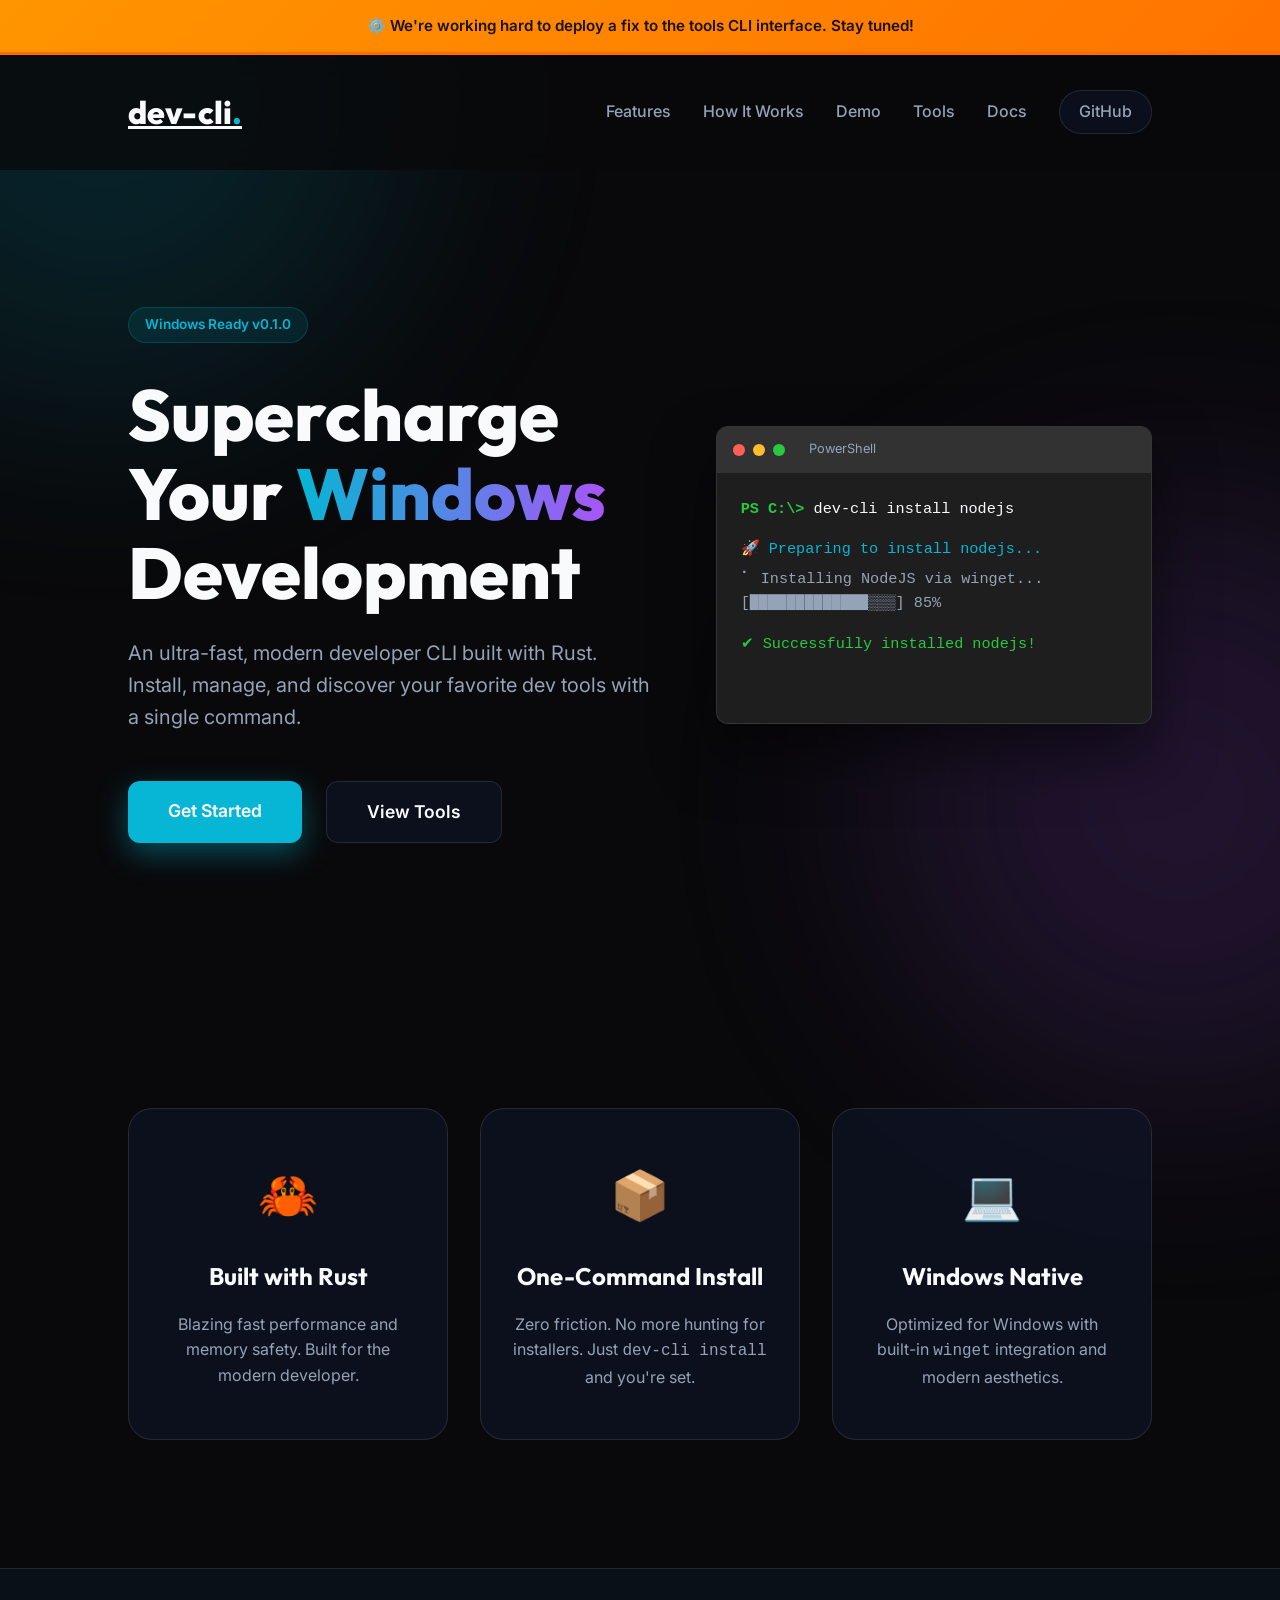
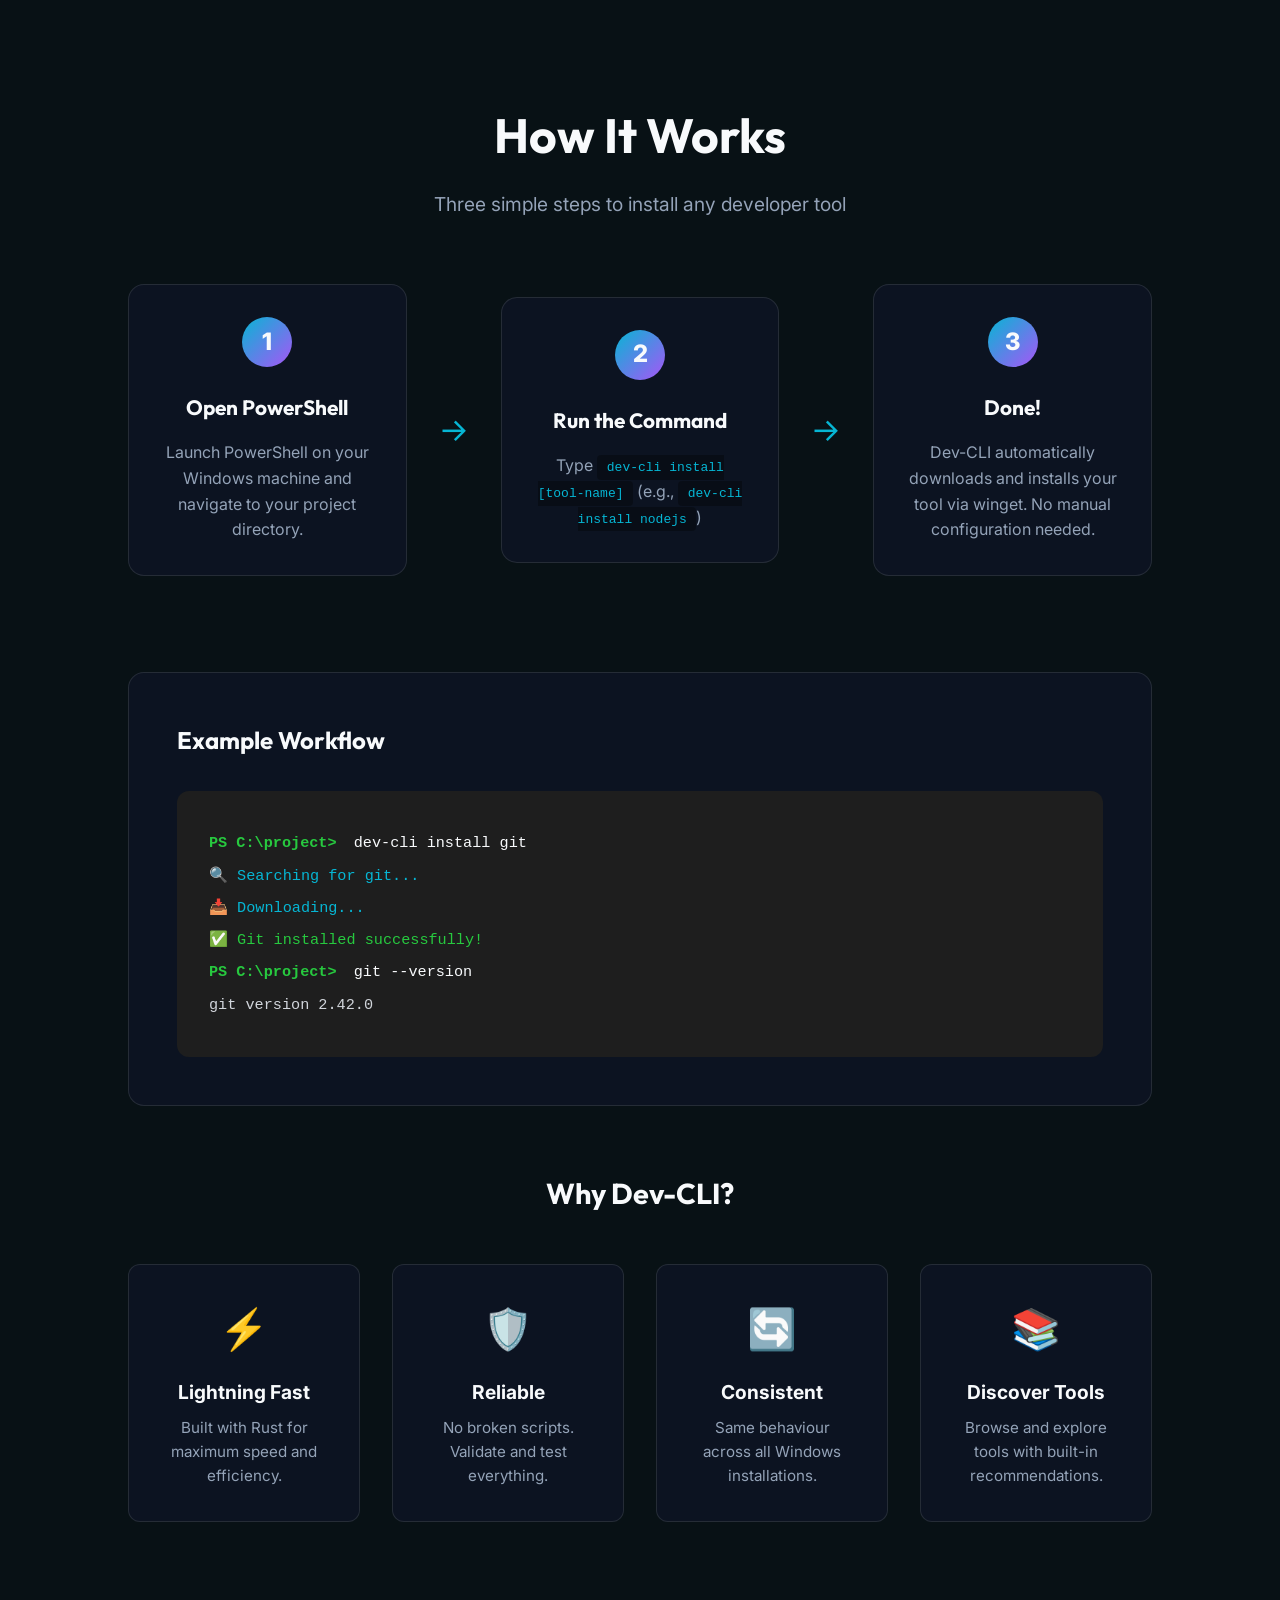
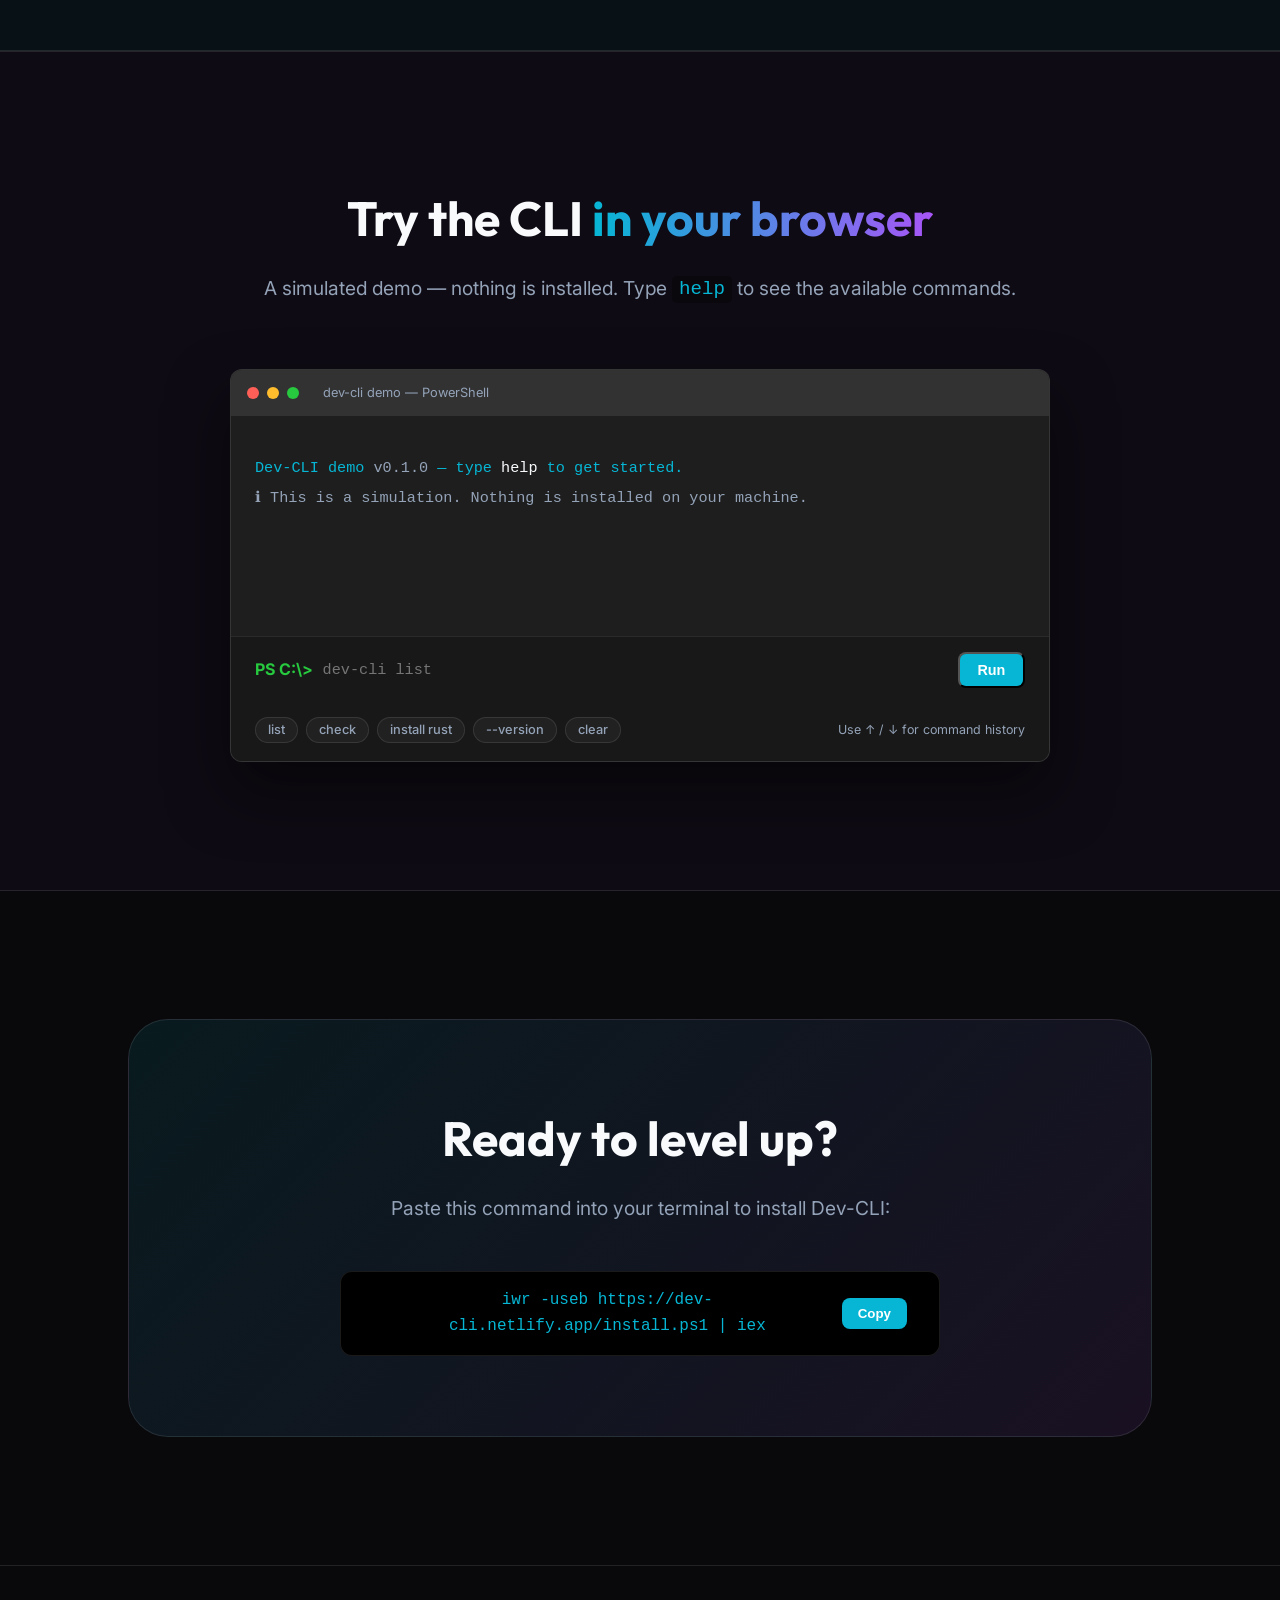
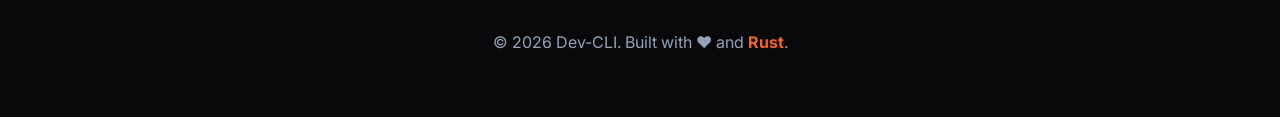
<file: website/index.html>
<!DOCTYPE html>
<html lang="en">
<head>
    <meta charset="UTF-8">
    <meta name="viewport" content="width=device-width, initial-scale=1.0">
    <title>Dev-CLI | The Modern Windows Tool Manager</title>
    <meta name="description" content="Dev-CLI is an ultra-fast developer command line tool for Windows, built with Rust. Install Node.js, Python, Git, Docker and 20+ tools with one command.">
    <meta name="theme-color" content="#09090b">
    <meta property="og:type" content="website">
    <meta property="og:title" content="Dev-CLI | The Modern Windows Tool Manager">
    <meta property="og:description" content="Install and manage 22 developer tools on Windows with a single command. Built with Rust, powered by winget.">
    <meta property="og:url" content="https://dev-cli.netlify.app/">
    <meta name="twitter:card" content="summary_large_image">
    <link rel="icon" href="data:image/svg+xml,%3Csvg xmlns='http://www.w3.org/2000/svg' viewBox='0 0 64 64'%3E%3Crect width='64' height='64' rx='14' fill='%2309090b'/%3E%3Ctext x='14' y='45' font-family='monospace' font-size='38' fill='%2306b6d4'%3E%26gt;_%3C/text%3E%3C/svg%3E">
    <link rel="stylesheet" href="style.css">
    <link rel="preconnect" href="https://fonts.googleapis.com">
    <link rel="preconnect" href="https://fonts.gstatic.com" crossorigin>
    <link href="https://fonts.googleapis.com/css2?family=Outfit:wght@300;400;600;800&family=Inter:wght@400;500;700&display=swap" rel="stylesheet">
</head>
<body>
    <div class="background-blob blob-1"></div>
    <div class="background-blob blob-2"></div>

    <a href="#main" class="skip-link">Skip to content</a>

    <div class="announcement-banner">
        <p>⚙️ We're working hard to deploy a fix to the tools CLI interface. Stay tuned!</p>
    </div>

    <nav>
        <a href="index.html" class="logo">dev-cli<span>.</span></a>
        <div class="nav-links" id="nav-links">
            <a href="#features">Features</a>
            <a href="#how-it-works">How It Works</a>
            <a href="#demo">Demo</a>
            <a href="tools.html">Tools</a>
            <a href="docs.html">Docs</a>
            <a href="https://github.com/drjoeycadieux/dev-cli" class="github-btn">GitHub</a>
        </div>
        <button type="button" class="mobile-menu-btn" aria-label="Toggle menu" aria-expanded="false" aria-controls="nav-links">
            <span class="hamburger" aria-hidden="true"></span>
        </button>
    </nav>

    <main id="main">
        <section class="hero">
            <div class="hero-content">
                <span class="badge">Windows Ready v0.1.0</span>
                <h1>Supercharge Your <span class="gradient-text">Windows</span> Development</h1>
                <p>An ultra-fast, modern developer CLI built with Rust. Install, manage, and discover your favorite dev tools with a single command.</p>

                <div class="cta-group">
                    <a href="docs.html#installation" class="btn primary">Get Started</a>
                    <a href="tools.html" class="btn secondary">View Tools</a>
                </div>
            </div>

            <div class="terminal-container">
                <div class="terminal-header">
                    <div class="dot red"></div>
                    <div class="dot yellow"></div>
                    <div class="dot green"></div>
                    <span class="terminal-title">PowerShell</span>
                </div>
                <div class="terminal-body" id="terminal" aria-hidden="true">
                    <div class="line"><span class="prompt">PS C:\></span> <span class="command">dev-cli install nodejs</span></div>
                    <div class="line status">🚀 Preparing to install nodejs...</div>
                    <div class="line progress">⠁ Installing NodeJS via winget... [█████████████▒▒▒] 85%</div>
                    <div class="line success">✔ Successfully installed nodejs!</div>
                    <div class="line"><span class="prompt">PS C:\></span> <span class="cursor">|</span></div>
                </div>
            </div>
        </section>

        <section id="features" class="features">
            <div class="feature-card">
                <div class="icon">🦀</div>
                <h3>Built with Rust</h3>
                <p>Blazing fast performance and memory safety. Built for the modern developer.</p>
            </div>
            <div class="feature-card">
                <div class="icon">📦</div>
                <h3>One-Command Install</h3>
                <p>Zero friction. No more hunting for installers. Just <code>dev-cli install</code> and you're set.</p>
            </div>
            <div class="feature-card">
                <div class="icon">💻</div>
                <h3>Windows Native</h3>
                <p>Optimized for Windows with built-in <code>winget</code> integration and modern aesthetics.</p>
            </div>
        </section>

        <section id="how-it-works" class="how-it-works">
            <h2>How It Works</h2>
            <p class="section-subtitle">Three simple steps to install any developer tool</p>

            <div class="steps-container">
                <div class="step">
                    <div class="step-number">1</div>
                    <h3>Open PowerShell</h3>
                    <p>Launch PowerShell on your Windows machine and navigate to your project directory.</p>
                </div>

                <div class="step-arrow" aria-hidden="true">→</div>

                <div class="step">
                    <div class="step-number">2</div>
                    <h3>Run the Command</h3>
                    <p>Type <code>dev-cli install [tool-name]</code> (e.g., <code>dev-cli install nodejs</code>)</p>
                </div>

                <div class="step-arrow" aria-hidden="true">→</div>

                <div class="step">
                    <div class="step-number">3</div>
                    <h3>Done!</h3>
                    <p>Dev-CLI automatically downloads and installs your tool via winget. No manual configuration needed.</p>
                </div>
            </div>

            <div class="workflow-example">
                <h3>Example Workflow</h3>
                <div class="code-block">
                    <div class="code-line">
                        <span class="prompt">PS C:\project></span>
                        <span class="command">dev-cli install git</span>
                    </div>
                    <div class="code-line status">🔍 Searching for git...</div>
                    <div class="code-line status">📥 Downloading...</div>
                    <div class="code-line success">✅ Git installed successfully!</div>
                    <div class="code-line">
                        <span class="prompt">PS C:\project></span>
                        <span class="command">git --version</span>
                    </div>
                    <div class="code-line">git version 2.42.0</div>
                </div>
            </div>

            <div class="features-workflow">
                <h3>Why Dev-CLI?</h3>
                <div class="workflow-features">
                    <div class="workflow-feature">
                        <span class="workflow-icon">⚡</span>
                        <h4>Lightning Fast</h4>
                        <p>Built with Rust for maximum speed and efficiency.</p>
                    </div>
                    <div class="workflow-feature">
                        <span class="workflow-icon">🛡️</span>
                        <h4>Reliable</h4>
                        <p>No broken scripts. Validate and test everything.</p>
                    </div>
                    <div class="workflow-feature">
                        <span class="workflow-icon">🔄</span>
                        <h4>Consistent</h4>
                        <p>Same behaviour across all Windows installations.</p>
                    </div>
                    <div class="workflow-feature">
                        <span class="workflow-icon">📚</span>
                        <h4>Discover Tools</h4>
                        <p>Browse and explore tools with built-in recommendations.</p>
                    </div>
                </div>
            </div>
        </section>

        <section id="demo" class="demo-section">
            <h2>Try the CLI <span class="gradient-text">in your browser</span></h2>
            <p class="section-subtitle">
                A simulated demo — nothing is installed. Type <code>help</code> to see the available commands.
            </p>

            <div class="terminal-container interactive">
                <div class="terminal-header">
                    <div class="dot red"></div>
                    <div class="dot yellow"></div>
                    <div class="dot green"></div>
                    <span class="terminal-title">dev-cli demo — PowerShell</span>
                </div>
                <div class="terminal-body" id="demo-terminal" role="log" aria-live="polite" aria-label="Demo terminal output"></div>
                <form class="terminal-input-row" id="demo-form" autocomplete="off">
                    <span class="prompt" aria-hidden="true">PS C:\></span>
                    <label for="demo-input" class="visually-hidden">Demo command</label>
                    <input id="demo-input" type="text" spellcheck="false" placeholder="dev-cli list"
                           aria-describedby="demo-hint" autocomplete="off" autocapitalize="off">
                    <button type="submit" class="btn primary small">Run</button>
                </form>
                <div class="demo-footer">
                    <div class="demo-suggestions" id="demo-suggestions">
                        <button type="button" class="chip" data-cmd="dev-cli list">list</button>
                        <button type="button" class="chip" data-cmd="dev-cli check">check</button>
                        <button type="button" class="chip" data-cmd="dev-cli install rust">install rust</button>
                        <button type="button" class="chip" data-cmd="dev-cli --version">--version</button>
                        <button type="button" class="chip" data-cmd="clear">clear</button>
                    </div>
                    <span class="demo-hint" id="demo-hint">Use ↑ / ↓ for command history</span>
                </div>
            </div>
        </section>

        <section id="install" class="install-section">
            <div class="install-box">
                <h2>Ready to level up?</h2>
                <p>Paste this command into your terminal to install Dev-CLI:</p>
                <div class="copy-box">
                    <code>iwr -useb https://dev-cli.netlify.app/install.ps1 | iex</code>
                    <button class="copy-btn" type="button" data-copy="iwr -useb https://dev-cli.netlify.app/install.ps1 | iex">Copy</button>
                </div>
            </div>
        </section>
    </main>

    <footer>
        <p>&copy; <span class="footer-year">2026</span> Dev-CLI. Built with ❤️ and <span class="rust-color">Rust</span>.</p>
    </footer>

    <script src="tools-data.js" defer></script>
    <script src="script.js" defer></script>
</body>
</html>
</file>
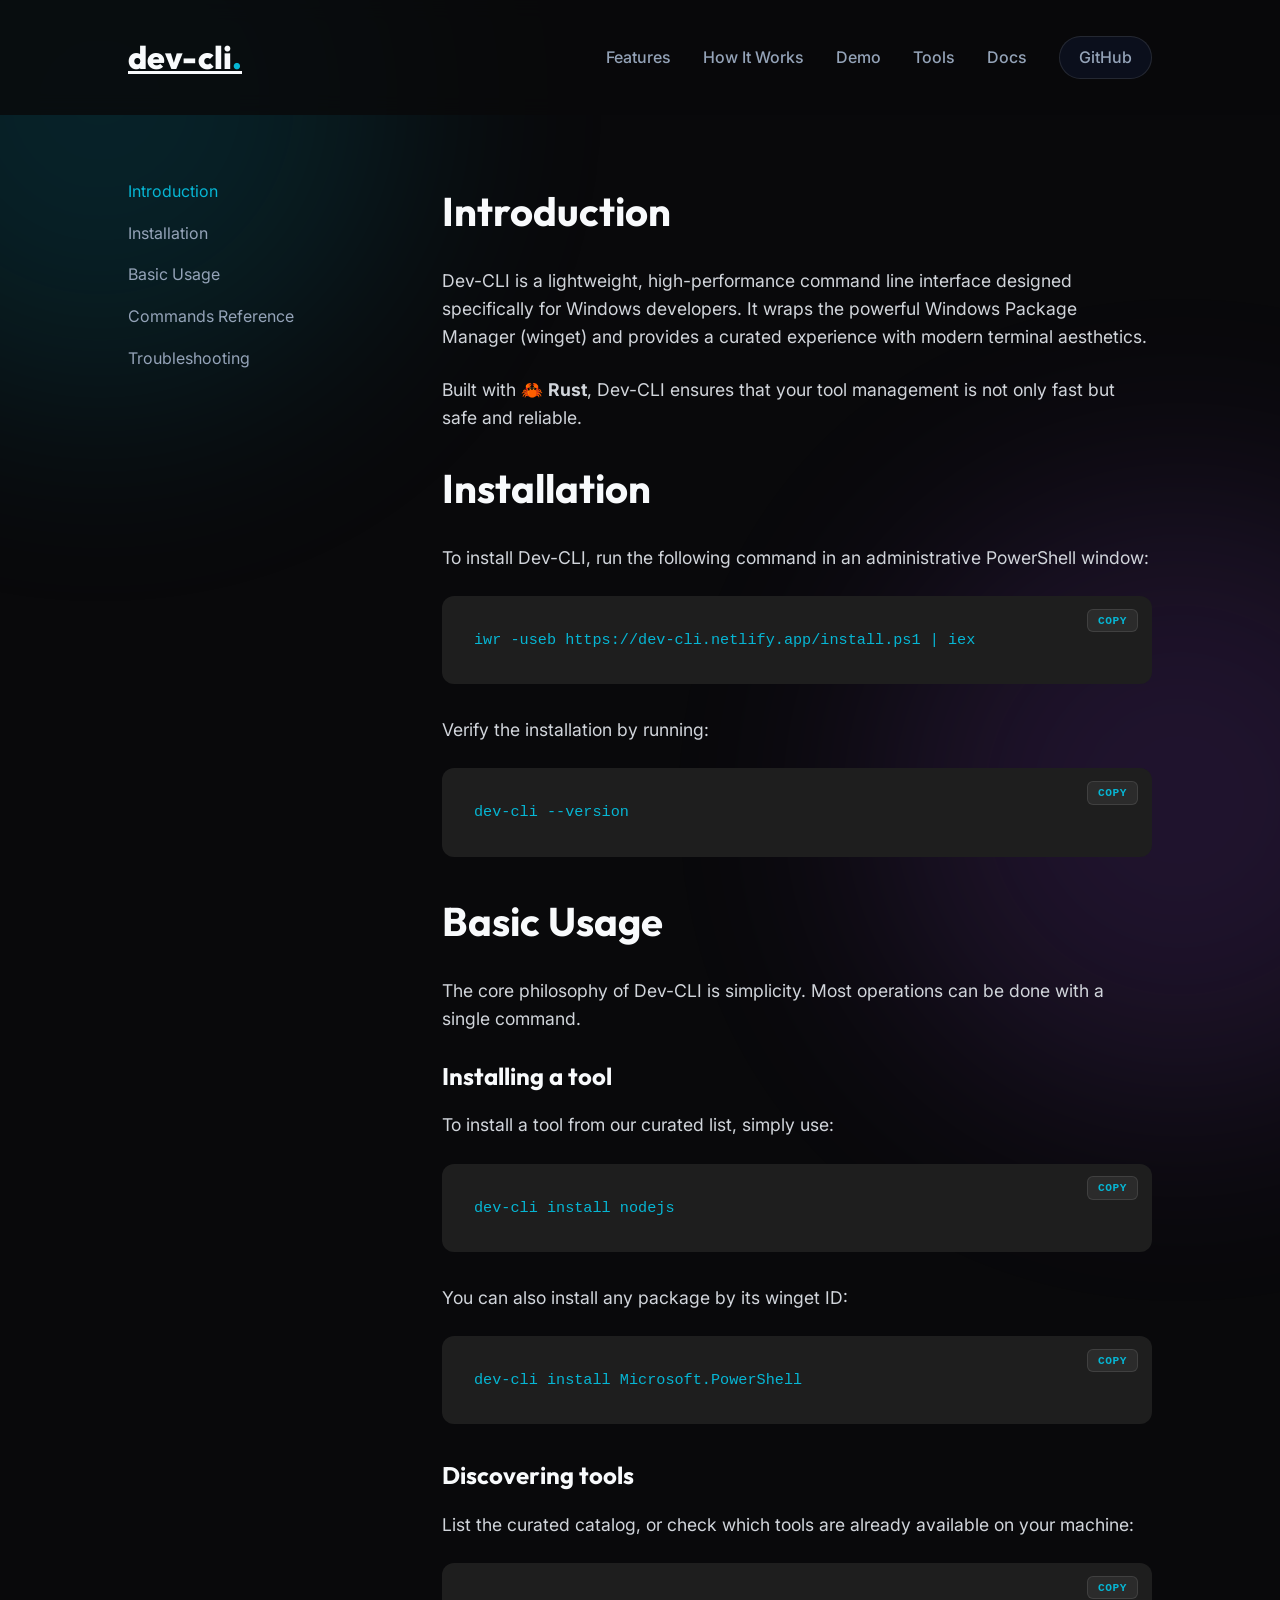
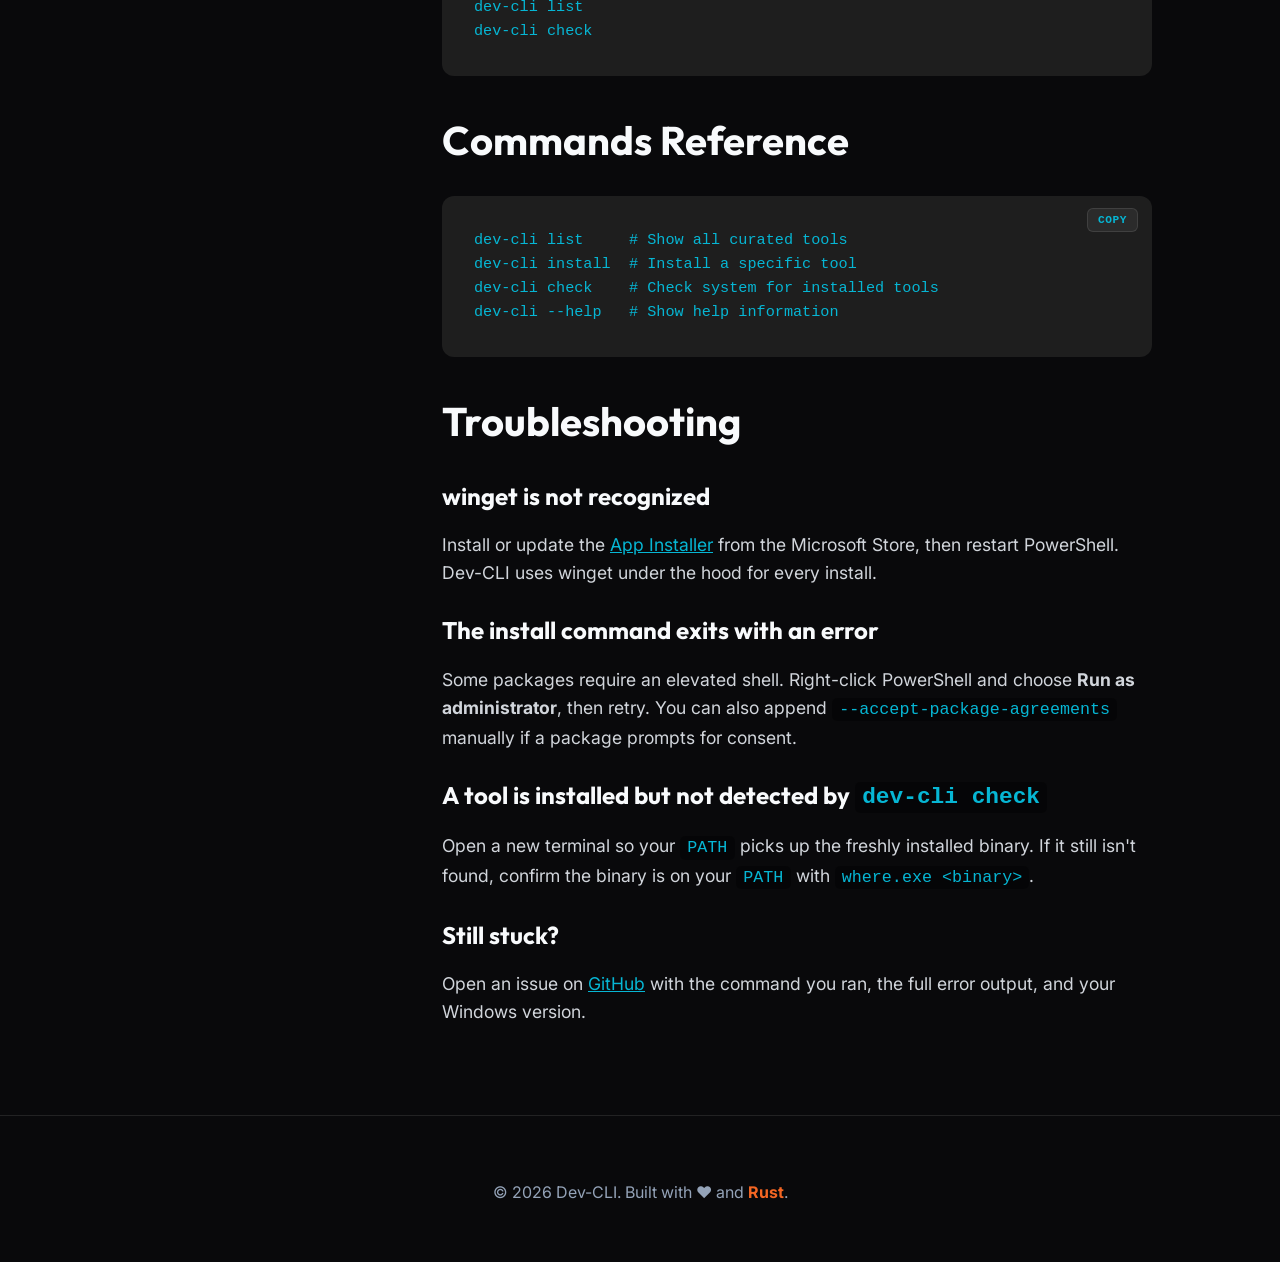
<file: website/docs.html>
<!DOCTYPE html>
<html lang="en">
<head>
    <meta charset="UTF-8">
    <meta name="viewport" content="width=device-width, initial-scale=1.0">
    <title>Documentation | Dev-CLI</title>
    <meta name="description" content="Install Dev-CLI and learn how to list, install and check developer tools on Windows with one command.">
    <meta name="theme-color" content="#09090b">
    <meta property="og:type" content="website">
    <meta property="og:title" content="Documentation | Dev-CLI">
    <meta property="og:description" content="Everything you need to install and use Dev-CLI on Windows.">
    <meta property="og:url" content="https://dev-cli.netlify.app/docs.html">
    <link rel="icon" href="data:image/svg+xml,%3Csvg xmlns='http://www.w3.org/2000/svg' viewBox='0 0 64 64'%3E%3Crect width='64' height='64' rx='14' fill='%2309090b'/%3E%3Ctext x='14' y='45' font-family='monospace' font-size='38' fill='%2306b6d4'%3E%26gt;_%3C/text%3E%3C/svg%3E">
    <link rel="stylesheet" href="style.css">
    <link rel="preconnect" href="https://fonts.googleapis.com">
    <link rel="preconnect" href="https://fonts.gstatic.com" crossorigin>
    <link href="https://fonts.googleapis.com/css2?family=Outfit:wght@300;400;600;800&family=Inter:wght@400;500;700&display=swap" rel="stylesheet">
</head>
<body>
    <div class="background-blob blob-1"></div>
    <div class="background-blob blob-2"></div>

    <a href="#main" class="skip-link">Skip to content</a>

    <nav>
        <a href="index.html" class="logo">dev-cli<span>.</span></a>
        <div class="nav-links" id="nav-links">
            <a href="index.html#features">Features</a>
            <a href="index.html#how-it-works">How It Works</a>
            <a href="index.html#demo">Demo</a>
            <a href="tools.html">Tools</a>
            <a href="docs.html" class="active" aria-current="page">Docs</a>
            <a href="https://github.com/drjoeycadieux/dev-cli" class="github-btn">GitHub</a>
        </div>
        <button type="button" class="mobile-menu-btn" aria-label="Toggle menu" aria-expanded="false" aria-controls="nav-links">
            <span class="hamburger" aria-hidden="true"></span>
        </button>
    </nav>

    <div class="docs-container" id="main">
        <aside class="docs-sidebar" aria-label="Documentation sections">
            <ul>
                <li><a href="#introduction" class="active">Introduction</a></li>
                <li><a href="#installation">Installation</a></li>
                <li><a href="#basic-usage">Basic Usage</a></li>
                <li><a href="#commands">Commands Reference</a></li>
                <li><a href="#troubleshooting">Troubleshooting</a></li>
            </ul>
        </aside>

        <main class="docs-content">
            <section id="introduction">
                <h2>Introduction</h2>
                <p>Dev-CLI is a lightweight, high-performance command line interface designed specifically for Windows developers. It wraps the powerful Windows Package Manager (winget) and provides a curated experience with modern terminal aesthetics.</p>
                <p>Built with 🦀 <strong>Rust</strong>, Dev-CLI ensures that your tool management is not only fast but safe and reliable.</p>
            </section>

            <section id="installation">
                <h2>Installation</h2>
                <p>To install Dev-CLI, run the following command in an administrative PowerShell window:</p>
                <div class="code-block">
                    <button type="button" class="copy-mini" data-copy="iwr -useb https://dev-cli.netlify.app/install.ps1 | iex">COPY</button>
                    <pre>iwr -useb https://dev-cli.netlify.app/install.ps1 | iex</pre>
                </div>
                <p>Verify the installation by running:</p>
                <div class="code-block">
                    <button type="button" class="copy-mini" data-copy="dev-cli --version">COPY</button>
                    <pre>dev-cli --version</pre>
                </div>
            </section>

            <section id="basic-usage">
                <h2>Basic Usage</h2>
                <p>The core philosophy of Dev-CLI is simplicity. Most operations can be done with a single command.</p>

                <h3>Installing a tool</h3>
                <p>To install a tool from our curated list, simply use:</p>
                <div class="code-block">
                    <button type="button" class="copy-mini" data-copy="dev-cli install nodejs">COPY</button>
                    <pre>dev-cli install nodejs</pre>
                </div>
                <p>You can also install any package by its winget ID:</p>
                <div class="code-block">
                    <button type="button" class="copy-mini" data-copy="dev-cli install Microsoft.PowerShell">COPY</button>
                    <pre>dev-cli install Microsoft.PowerShell</pre>
                </div>

                <h3>Discovering tools</h3>
                <p>List the curated catalog, or check which tools are already available on your machine:</p>
                <div class="code-block">
                    <button type="button" class="copy-mini" data-copy="dev-cli list">COPY</button>
                    <pre>dev-cli list
dev-cli check</pre>
                </div>
            </section>

            <section id="commands">
                <h2>Commands Reference</h2>
                <div class="code-block">
                    <button type="button" class="copy-mini" data-copy="dev-cli list     # Show all curated tools
dev-cli install  # Install a specific tool
dev-cli check    # Check system for installed tools
dev-cli --help   # Show help information">COPY</button>
                    <pre>dev-cli list     # Show all curated tools
dev-cli install  # Install a specific tool
dev-cli check    # Check system for installed tools
dev-cli --help   # Show help information</pre>
                </div>
            </section>

            <section id="troubleshooting">
                <h2>Troubleshooting</h2>
                <h3>winget is not recognized</h3>
                <p>Install or update the <a href="https://apps.microsoft.com/detail/9nblggh4nns1" target="_blank" rel="noopener">App Installer</a> from the Microsoft Store, then restart PowerShell. Dev-CLI uses winget under the hood for every install.</p>

                <h3>The install command exits with an error</h3>
                <p>Some packages require an elevated shell. Right-click PowerShell and choose <strong>Run as administrator</strong>, then retry. You can also append <code>--accept-package-agreements</code> manually if a package prompts for consent.</p>

                <h3>A tool is installed but not detected by <code>dev-cli check</code></h3>
                <p>Open a new terminal so your <code>PATH</code> picks up the freshly installed binary. If it still isn't found, confirm the binary is on your <code>PATH</code> with <code>where.exe &lt;binary&gt;</code>.</p>

                <h3>Still stuck?</h3>
                <p>Open an issue on <a href="https://github.com/drjoeycadieux/dev-cli/issues" target="_blank" rel="noopener">GitHub</a> with the command you ran, the full error output, and your Windows version.</p>
            </section>
        </main>
    </div>

    <footer>
        <p>&copy; <span class="footer-year">2026</span> Dev-CLI. Built with ❤️ and <span class="rust-color">Rust</span>.</p>
    </footer>

    <script src="tools-data.js" defer></script>
    <script src="script.js" defer></script>
</body>
</html>
</file>
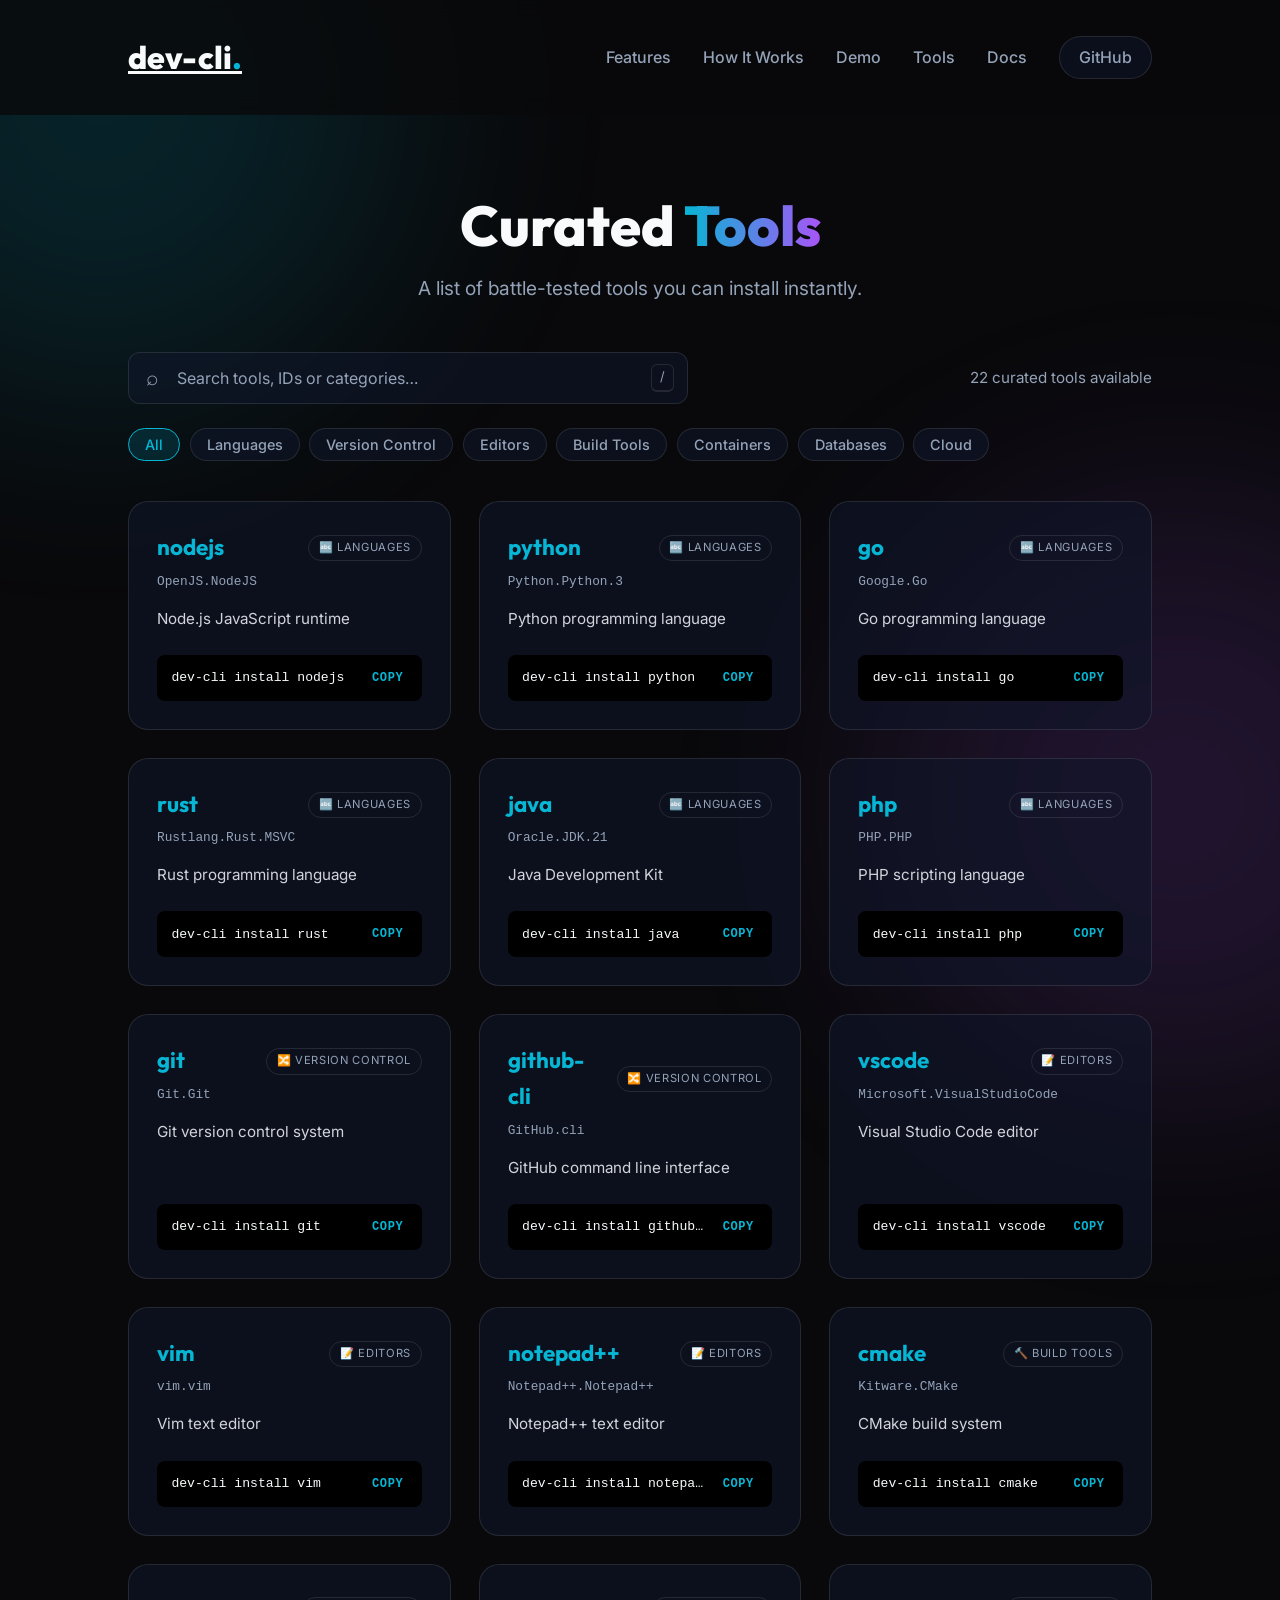
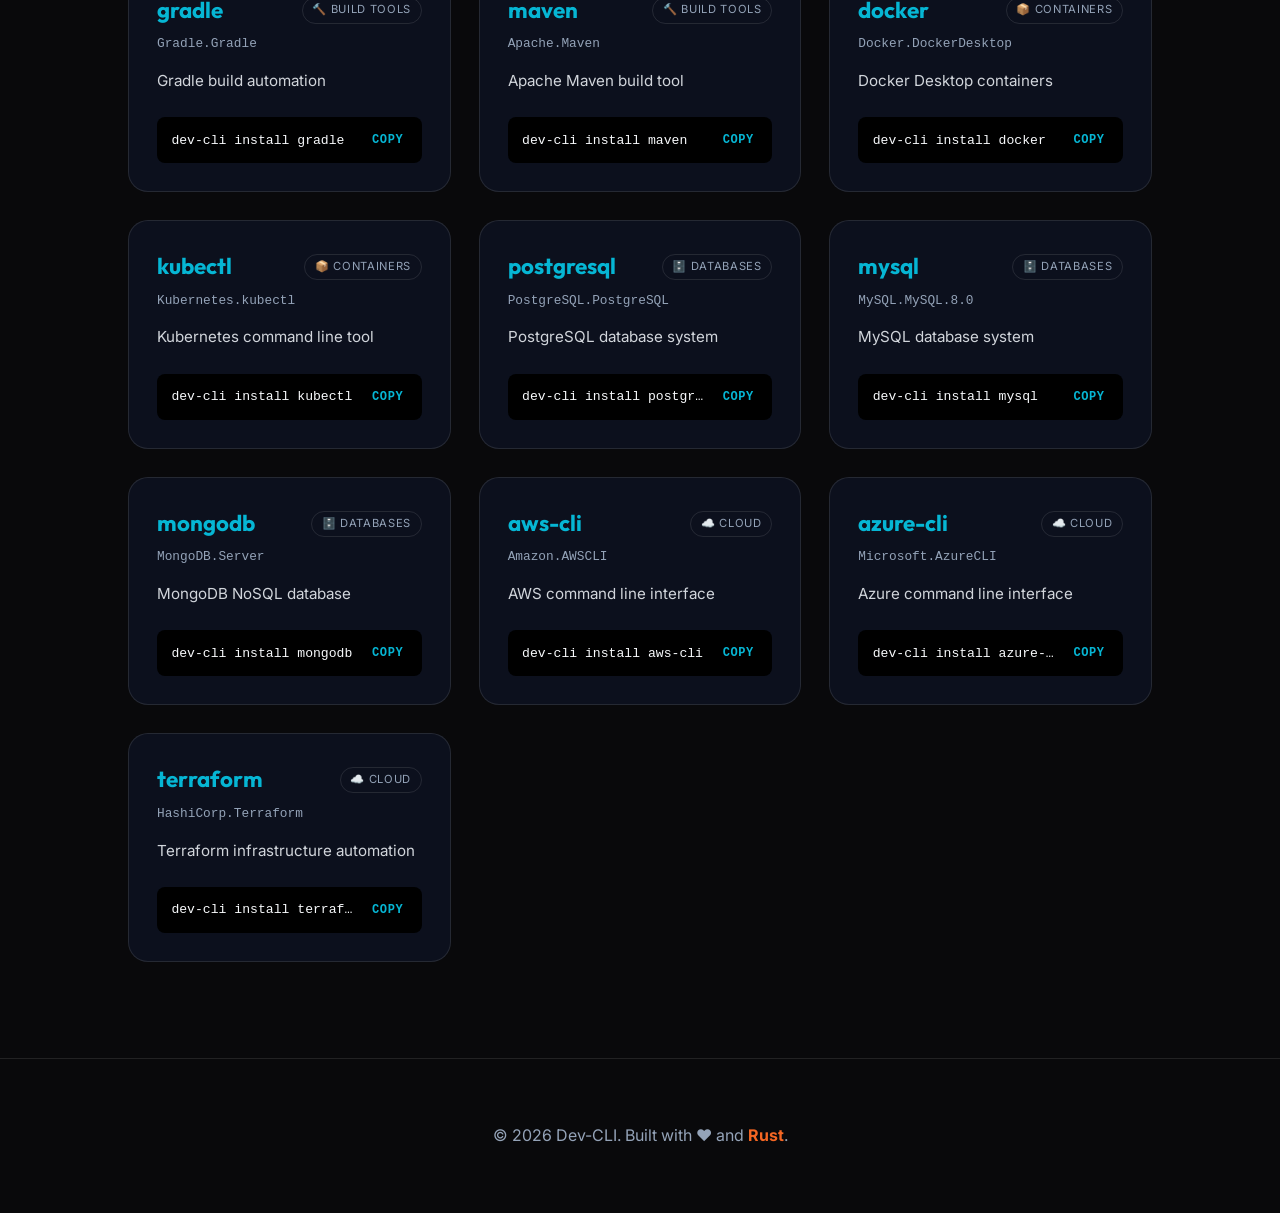
<file: website/tools.html>
<!DOCTYPE html>
<html lang="en">
<head>
    <meta charset="UTF-8">
    <meta name="viewport" content="width=device-width, initial-scale=1.0">
    <title>Available Tools | Dev-CLI</title>
    <meta name="description" content="Browse every developer tool Dev-CLI can install on Windows with a single command — Node.js, Python, Rust, Docker, Git and more.">
    <meta name="theme-color" content="#09090b">
    <meta property="og:type" content="website">
    <meta property="og:title" content="Available Tools | Dev-CLI">
    <meta property="og:description" content="22 curated developer tools, one command away. Search the full Dev-CLI catalog.">
    <meta property="og:url" content="https://dev-cli.netlify.app/tools.html">
    <link rel="icon" href="data:image/svg+xml,%3Csvg xmlns='http://www.w3.org/2000/svg' viewBox='0 0 64 64'%3E%3Crect width='64' height='64' rx='14' fill='%2309090b'/%3E%3Ctext x='14' y='45' font-family='monospace' font-size='38' fill='%2306b6d4'%3E%26gt;_%3C/text%3E%3C/svg%3E">
    <link rel="stylesheet" href="style.css">
    <link rel="preconnect" href="https://fonts.googleapis.com">
    <link rel="preconnect" href="https://fonts.gstatic.com" crossorigin>
    <link href="https://fonts.googleapis.com/css2?family=Outfit:wght@300;400;600;800&family=Inter:wght@400;500;700&display=swap" rel="stylesheet">
</head>
<body>
    <div class="background-blob blob-1"></div>
    <div class="background-blob blob-2"></div>

    <a href="#main" class="skip-link">Skip to content</a>

    <nav>
        <a href="index.html" class="logo">dev-cli<span>.</span></a>
        <div class="nav-links" id="nav-links">
            <a href="index.html#features">Features</a>
            <a href="index.html#how-it-works">How It Works</a>
            <a href="index.html#demo">Demo</a>
            <a href="tools.html" class="active" aria-current="page">Tools</a>
            <a href="docs.html">Docs</a>
            <a href="https://github.com/drjoeycadieux/dev-cli" class="github-btn">GitHub</a>
        </div>
        <button type="button" class="mobile-menu-btn" aria-label="Toggle menu" aria-expanded="false" aria-controls="nav-links">
            <span class="hamburger" aria-hidden="true"></span>
        </button>
    </nav>

    <header class="page-header" id="main">
        <h1>Curated <span class="gradient-text">Tools</span></h1>
        <p>A list of battle-tested tools you can install instantly.</p>
    </header>

    <section class="tools-section" aria-labelledby="tools-heading">
        <h2 id="tools-heading" class="visually-hidden">Search developer tools</h2>

        <div class="tools-toolbar">
            <div class="search-field">
                <span class="search-icon" aria-hidden="true">⌕</span>
                <label for="tool-search" class="visually-hidden">Search tools</label>
                <input id="tool-search" type="search" placeholder="Search tools, IDs or categories…"
                       autocomplete="off" spellcheck="false" aria-describedby="tool-count">
                <kbd class="search-kbd" aria-hidden="true">/</kbd>
            </div>
            <p class="tool-count" id="tool-count" role="status" aria-live="polite"></p>
        </div>

        <div class="category-chips" id="category-chips" role="group" aria-label="Filter by category"></div>

        <div class="tools-grid" id="tools-grid">
            <noscript>
                <div class="empty-state">
                    <p>Enable JavaScript to search and filter the catalog, or run <code>dev-cli list</code> to see every tool in your terminal.</p>
                </div>
            </noscript>
        </div>

        <div class="empty-state" id="tools-empty" hidden>
            <span class="empty-icon" aria-hidden="true">🔍</span>
            <p>No tools match your search.</p>
            <button type="button" class="btn secondary small" id="clear-filters">Clear filters</button>
        </div>
    </section>

    <footer>
        <p>&copy; <span class="footer-year">2026</span> Dev-CLI. Built with ❤️ and <span class="rust-color">Rust</span>.</p>
    </footer>

    <script src="tools-data.js" defer></script>
    <script src="script.js" defer></script>
</body>
</html>
</file>
<file: website/style.css>
:root {
    --bg: #09090b;
    --primary: #06b6d4;
    --primary-glow: rgba(6, 182, 212, 0.4);
    --secondary: #a855f7;
    --text: #f8fafc;
    --text-muted: #94a3b8;
    --border: rgba(255, 255, 255, 0.1);
    --glass: rgba(15, 23, 42, 0.6);
}

* {
    margin: 0;
    padding: 0;
    box-sizing: border-box;
}

html {
    scroll-padding-top: 110px;
}

body {
    background-color: var(--bg);
    color: var(--text);
    font-family: 'Inter', sans-serif;
    line-height: 1.6;
    overflow-x: hidden;
}

h1, h2, h3, .logo {
    font-family: 'Outfit', sans-serif;
}

/* Utilities & accessibility */
.visually-hidden {
    position: absolute;
    width: 1px;
    height: 1px;
    padding: 0;
    margin: -1px;
    overflow: hidden;
    clip: rect(0, 0, 0, 0);
    white-space: nowrap;
    border: 0;
}

.skip-link {
    position: absolute;
    top: -100px;
    left: 1rem;
    z-index: 2000;
    background: var(--primary);
    color: #fff;
    padding: 0.75rem 1.25rem;
    border-radius: 10px;
    text-decoration: none;
    font-weight: 600;
    transition: top 0.2s ease;
}

.skip-link:focus {
    top: 1rem;
}

:focus-visible {
    outline: 2px solid var(--primary);
    outline-offset: 3px;
}

section[id], header[id], div[id="main"] {
    scroll-margin-top: 110px;
}

code {
    font-family: 'Consolas', 'Monaco', monospace;
}

/* Background Blobs */
.background-blob {
    position: fixed;
    width: 600px;
    height: 600px;
    border-radius: 50%;
    filter: blur(120px);
    z-index: -1;
    opacity: 0.15;
}

.blob-1 {
    top: -200px;
    left: -200px;
    background: var(--primary);
    animation: floating 20s infinite alternate;
}

.blob-2 {
    bottom: -200px;
    right: -200px;
    background: var(--secondary);
    animation: floating 25s infinite alternate-reverse;
}

@keyframes floating {
    0% { transform: translate(0, 0); }
    100% { transform: translate(100px, 100px); }
}

/* Announcement Banner */
.announcement-banner {
    background: linear-gradient(135deg, #ff9500, #ff7300);
    border-bottom: 3px solid #ff6b00;
    padding: 0.85rem 1rem;
    text-align: center;
    position: relative;
    z-index: 1001;
    display: flex;
    align-items: center;
    justify-content: center;
    gap: 1rem;
}

.announcement-banner p {
    margin: 0;
    color: #1a1206;
    font-weight: 600;
    font-size: 0.95rem;
}

nav {
    display: flex;
    justify-content: space-between;
    align-items: center;
    padding: 2rem 10%;
    position: sticky;
    top: 0;
    background: rgba(9, 9, 11, 0.8);
    backdrop-filter: blur(10px);
    z-index: 1000;
}

.logo {
    font-size: 2rem;
    font-weight: 800;
    color: var(--text);
}

.logo span {
    color: var(--primary);
}

.nav-links {
    display: flex;
    gap: 2rem;
    align-items: center;
}

.nav-links a {
    color: var(--text-muted);
    text-decoration: none;
    font-weight: 500;
    transition: 0.3s;
}

.nav-links a:hover {
    color: var(--text);
}

.github-btn {
    padding: 0.5rem 1.2rem;
    border: 1px solid var(--border);
    border-radius: 50px;
    background: var(--glass);
}

/* Hero Section */
.hero {
    display: grid;
    grid-template-columns: 1.2fr 1fr;
    gap: 4rem;
    padding: 6rem 10%;
    align-items: center;
    min-height: 90vh;
}

.badge {
    display: inline-block;
    padding: 0.4rem 1rem;
    background: rgba(6, 182, 212, 0.1);
    color: var(--primary);
    border: 1px solid rgba(6, 182, 212, 0.2);
    border-radius: 50px;
    font-size: 0.85rem;
    font-weight: 600;
    margin-bottom: 2rem;
}

h1 {
    font-size: 4.5rem;
    font-weight: 800;
    line-height: 1.1;
    margin-bottom: 1.5rem;
}

.gradient-text {
    background: linear-gradient(to right, var(--primary), var(--secondary));
    -webkit-background-clip: text;
    background-clip: text;
    -webkit-text-fill-color: transparent;
}

.hero p {
    font-size: 1.25rem;
    color: var(--text-muted);
    margin-bottom: 3rem;
    max-width: 600px;
}

.cta-group {
    display: flex;
    gap: 1.5rem;
}

.btn {
    padding: 1rem 2.5rem;
    border-radius: 12px;
    text-decoration: none;
    font-weight: 600;
    font-size: 1.1rem;
    transition: 0.4s;
    text-align: center;
}

.btn.primary {
    background: var(--primary);
    color: white;
    box-shadow: 0 10px 30px var(--primary-glow);
}

.btn.primary:hover {
    transform: translateY(-5px);
    box-shadow: 0 15px 40px var(--primary-glow);
}

.btn.secondary {
    background: var(--glass);
    color: var(--text);
    border: 1px solid var(--border);
}

.btn.secondary:hover {
    background: rgba(255, 255, 255, 0.05);
}

/* Terminal Mockup */
.terminal-container {
    background: #1e1e1e;
    border-radius: 12px;
    overflow: hidden;
    box-shadow: 0 30px 60px rgba(0, 0, 0, 0.5);
    border: 1px solid var(--border);
}

.terminal-header {
    background: #323233;
    padding: 0.8rem 1rem;
    display: flex;
    align-items: center;
}

.dot {
    width: 12px;
    height: 12px;
    border-radius: 50%;
    margin-right: 8px;
}

.dot.red { background: #ff5f56; }
.dot.yellow { background: #ffbd2e; }
.dot.green { background: #27c93f; }

.terminal-title {
    margin-left: 1rem;
    font-size: 0.8rem;
    color: #94a3b8;
}

.terminal-body {
    padding: 1.5rem;
    font-family: 'Consolas', 'Monaco', monospace;
    font-size: 0.95rem;
    color: #d1d5db;
    min-height: 250px;
}

.prompt { color: #27c93f; font-weight: bold; }
.command { color: #f8fafc; }
.status { color: #06b6d4; margin-top: 1rem; }
.progress { color: #94a3b8; }
.success { color: #27c93f; margin-top: 1rem; }

.cursor {
    animation: blink 1s step-end infinite;
}

@keyframes blink {
    50% { opacity: 0; }
}

/* Features */
.features {
    display: grid;
    grid-template-columns: repeat(3, 1fr);
    gap: 2rem;
    padding: 8rem 10%;
}

.feature-card {
    background: var(--glass);
    padding: 3rem 2rem;
    border-radius: 24px;
    border: 1px solid var(--border);
    transition: 0.4s;
    text-align: center;
}

.feature-card:hover {
    transform: translateY(-10px);
    background: rgba(255, 255, 255, 0.03);
    border-color: var(--primary);
}

.feature-card .icon {
    font-size: 3rem;
    margin-bottom: 1.5rem;
}

.feature-card h3 {
    font-size: 1.5rem;
    margin-bottom: 1rem;
}

.feature-card p {
    color: var(--text-muted);
}

/* How It Works Section */
.how-it-works {
    padding: 8rem 10%;
    background: rgba(6, 182, 212, 0.05);
    border-top: 1px solid var(--border);
    border-bottom: 1px solid var(--border);
}

.how-it-works h2 {
    font-size: 3rem;
    text-align: center;
    margin-bottom: 1rem;
}

.section-subtitle {
    text-align: center;
    color: var(--text-muted);
    font-size: 1.2rem;
    margin-bottom: 4rem;
}

.steps-container {
    display: flex;
    justify-content: center;
    align-items: center;
    gap: 2rem;
    margin-bottom: 6rem;
    flex-wrap: wrap;
}

.step {
    background: var(--glass);
    padding: 2rem;
    border-radius: 16px;
    border: 1px solid var(--border);
    text-align: center;
    flex: 1;
    min-width: 200px;
    max-width: 280px;
    transition: 0.3s;
}

.step:hover {
    transform: translateY(-5px);
    border-color: var(--primary);
    background: rgba(6, 182, 212, 0.1);
}

.step-number {
    display: inline-flex;
    align-items: center;
    justify-content: center;
    width: 50px;
    height: 50px;
    background: linear-gradient(135deg, var(--primary), var(--secondary));
    border-radius: 50%;
    font-size: 1.5rem;
    font-weight: 800;
    margin-bottom: 1.5rem;
}

.step h3 {
    font-size: 1.3rem;
    margin-bottom: 1rem;
}

.step p {
    color: var(--text-muted);
    line-height: 1.6;
}

.step code {
    background: rgba(0, 0, 0, 0.3);
    color: var(--primary);
    padding: 0.3rem 0.6rem;
    border-radius: 4px;
    font-family: monospace;
}

.step-arrow {
    font-size: 2rem;
    color: var(--primary);
    flex-shrink: 0;
}

.workflow-example {
    background: var(--glass);
    padding: 3rem;
    border-radius: 16px;
    border: 1px solid var(--border);
    margin-bottom: 4rem;
}

.workflow-example h3 {
    font-size: 1.5rem;
    margin-bottom: 2rem;
}

.code-block {
    background: #1e1e1e;
    padding: 2rem;
    border-radius: 12px;
    font-family: 'Consolas', 'Monaco', monospace;
    font-size: 0.95rem;
    overflow-x: auto;
}

.code-line {
    margin: 0.5rem 0;
    color: #d1d5db;
}

.code-line .prompt {
    color: #27c93f;
    font-weight: bold;
}

.code-line .command {
    color: #f8fafc;
    margin-left: 0.5rem;
}

.code-line.status {
    color: #06b6d4;
}

.code-line.success {
    color: #27c93f;
}

.features-workflow {
    margin-top: 4rem;
}

.features-workflow h3 {
    font-size: 1.8rem;
    text-align: center;
    margin-bottom: 3rem;
}

.workflow-features {
    display: grid;
    grid-template-columns: repeat(auto-fit, minmax(200px, 1fr));
    gap: 2rem;
}

.workflow-feature {
    background: var(--glass);
    padding: 2rem;
    border-radius: 12px;
    border: 1px solid var(--border);
    text-align: center;
    transition: 0.3s;
}

.workflow-feature:hover {
    transform: translateY(-5px);
    border-color: var(--primary);
}

.workflow-icon {
    font-size: 2.5rem;
    display: block;
    margin-bottom: 1rem;
}

.workflow-feature h4 {
    font-size: 1.2rem;
    margin-bottom: 0.5rem;
}

.workflow-feature p {
    color: var(--text-muted);
    font-size: 0.95rem;
}

/* Install Box */
.install-section {
    padding: 8rem 10%;
    text-align: center;
}

.install-box {
    background: linear-gradient(135deg, rgba(6, 182, 212, 0.1), rgba(168, 85, 247, 0.1));
    padding: 5rem;
    border-radius: 40px;
    border: 1px solid var(--border);
}

.install-box h2 {
    font-size: 3rem;
    margin-bottom: 1rem;
}

.install-box p {
    font-size: 1.2rem;
    color: var(--text-muted);
    margin-bottom: 3rem;
}

.copy-box {
    background: #000;
    padding: 1rem 2rem;
    border-radius: 12px;
    display: flex;
    justify-content: space-between;
    align-items: center;
    max-width: 600px;
    margin: 0 auto;
    border: 1px solid var(--border);
}

.copy-box code {
    color: var(--primary);
    font-family: monospace;
    font-size: 1rem;
}

.copy-btn {
    background: var(--primary);
    color: white;
    border: none;
    padding: 0.5rem 1rem;
    border-radius: 8px;
    cursor: pointer;
    font-weight: bold;
}

footer {
    padding: 4rem 10%;
    text-align: center;
    border-top: 1px solid var(--border);
    color: var(--text-muted);
}

.rust-color { color: #f46623; font-weight: bold; }

/* ------------------------------------------------------------------ */
/* Page header (Tools)                                                  */
/* ------------------------------------------------------------------ */
.page-header {
    text-align: center;
    padding: 5rem 10% 1rem;
}

.page-header h1 {
    font-size: 3.5rem;
    margin-bottom: 1rem;
}

.page-header p {
    color: var(--text-muted);
    font-size: 1.2rem;
}

/* ------------------------------------------------------------------ */
/* Tools page: toolbar, chips, cards                                    */
/* ------------------------------------------------------------------ */
.tools-section {
    padding: 2rem 10% 6rem;
    max-width: 1500px;
    margin: 0 auto;
}

.tools-toolbar {
    display: flex;
    align-items: center;
    justify-content: space-between;
    gap: 1.5rem;
    flex-wrap: wrap;
    margin-bottom: 1.5rem;
}

.search-field {
    position: relative;
    display: flex;
    align-items: center;
    flex: 1;
    min-width: 260px;
    max-width: 560px;
}

.search-field .search-icon {
    position: absolute;
    left: 1.1rem;
    font-size: 1.3rem;
    color: var(--text-muted);
    pointer-events: none;
}

.search-field input {
    width: 100%;
    padding: 0.95rem 3.2rem 0.95rem 3rem;
    border-radius: 12px;
    border: 1px solid var(--border);
    background: var(--glass);
    color: var(--text);
    font-family: inherit;
    font-size: 1rem;
    transition: border-color 0.25s, box-shadow 0.25s;
}

.search-field input::placeholder {
    color: var(--text-muted);
}

.search-field input:focus {
    outline: none;
    border-color: var(--primary);
    box-shadow: 0 0 0 4px rgba(6, 182, 212, 0.12);
}

.search-kbd {
    position: absolute;
    right: 0.9rem;
    padding: 0.15rem 0.5rem;
    border: 1px solid var(--border);
    border-bottom-width: 2px;
    border-radius: 6px;
    font-family: inherit;
    font-size: 0.8rem;
    color: var(--text-muted);
    pointer-events: none;
}

.tool-count {
    color: var(--text-muted);
    font-size: 0.95rem;
}

.category-chips {
    display: flex;
    flex-wrap: wrap;
    gap: 0.6rem;
    margin-bottom: 2.5rem;
}

.chip {
    background: var(--glass);
    border: 1px solid var(--border);
    color: var(--text-muted);
    padding: 0.45rem 1rem;
    border-radius: 50px;
    font-family: inherit;
    font-size: 0.9rem;
    font-weight: 500;
    cursor: pointer;
    transition: color 0.25s, border-color 0.25s, background 0.25s, transform 0.25s;
}

.chip:hover {
    color: var(--text);
    border-color: var(--primary);
    transform: translateY(-1px);
}

.chip-active,
.chip[aria-pressed="true"] {
    background: rgba(6, 182, 212, 0.15);
    border-color: var(--primary);
    color: var(--primary);
}

.tools-grid {
    display: grid;
    grid-template-columns: repeat(auto-fill, minmax(300px, 1fr));
    gap: 1.75rem;
}

.tool-card {
    background: var(--glass);
    border: 1px solid var(--border);
    padding: 1.75rem;
    border-radius: 20px;
    transition: 0.3s;
    display: flex;
    flex-direction: column;
}

.tool-card:hover {
    border-color: var(--primary);
    transform: translateY(-5px);
    box-shadow: 0 18px 40px rgba(6, 182, 212, 0.08);
}

.tool-card-top {
    display: flex;
    align-items: center;
    justify-content: space-between;
    gap: 0.75rem;
    margin-bottom: 0.35rem;
}

.tool-card h2 {
    font-size: 1.4rem;
    color: var(--primary);
}

.tool-tag {
    font-size: 0.7rem;
    text-transform: uppercase;
    letter-spacing: 0.06em;
    color: var(--text-muted);
    border: 1px solid var(--border);
    border-radius: 50px;
    padding: 0.2rem 0.6rem;
    white-space: nowrap;
}

.tool-card .id {
    font-family: 'Consolas', 'Monaco', monospace;
    font-size: 0.8rem;
    color: var(--text-muted);
    margin-bottom: 0.9rem;
    display: block;
    word-break: break-all;
}

.tool-card p {
    font-size: 0.95rem;
    color: #d1d5db;
    margin-bottom: 1.5rem;
    flex-grow: 1;
}

.tool-card .install-cmd {
    background: #000;
    padding: 0.75rem 0.9rem;
    border-radius: 8px;
    font-family: 'Consolas', 'Monaco', monospace;
    font-size: 0.82rem;
    display: flex;
    justify-content: space-between;
    align-items: center;
    gap: 0.75rem;
}

.tool-card .install-cmd code {
    overflow: hidden;
    text-overflow: ellipsis;
    white-space: nowrap;
}

.tool-card .copy-mini {
    background: none;
    border: none;
    color: var(--primary);
    cursor: pointer;
    font-family: inherit;
    font-weight: bold;
    font-size: 0.75rem;
    letter-spacing: 0.05em;
    padding: 0.25rem;
    flex-shrink: 0;
    transition: color 0.2s;
}

.tool-card .copy-mini:hover,
.copy-mini.copied,
.copy-btn.copied {
    color: #27c93f;
}

.empty-state {
    grid-column: 1 / -1;
    text-align: center;
    padding: 4rem 2rem;
    border: 1px dashed var(--border);
    border-radius: 20px;
    color: var(--text-muted);
}

.empty-state .empty-icon {
    font-size: 2.5rem;
    display: block;
    margin-bottom: 1rem;
}

.empty-state p {
    margin-bottom: 1.5rem;
}

/* ------------------------------------------------------------------ */
/* Interactive demo                                                     */
/* ------------------------------------------------------------------ */
.demo-section {
    padding: 8rem 10%;
    background: rgba(168, 85, 247, 0.04);
    border-top: 1px solid var(--border);
    border-bottom: 1px solid var(--border);
}

.demo-section h2 {
    font-size: 3rem;
    text-align: center;
    margin-bottom: 1rem;
}

.demo-section .section-subtitle code {
    color: var(--primary);
    background: rgba(0, 0, 0, 0.35);
    padding: 0.15rem 0.45rem;
    border-radius: 5px;
}

.terminal-container.interactive {
    max-width: 820px;
    margin: 0 auto;
}

.terminal-body {
    scrollbar-width: thin;
}

.terminal-container.interactive .terminal-body {
    min-height: 220px;
    max-height: 360px;
    overflow-y: auto;
}

.terminal-input-row {
    display: flex;
    align-items: center;
    gap: 0.6rem;
    padding: 0.9rem 1.5rem;
    border-top: 1px solid rgba(255, 255, 255, 0.08);
    background: #181818;
}

.terminal-input-row input {
    flex: 1;
    background: transparent;
    border: none;
    color: var(--text);
    font-family: 'Consolas', 'Monaco', monospace;
    font-size: 0.95rem;
    min-width: 0;
}

.terminal-input-row input:focus {
    outline: none;
}

.terminal-input-row input:disabled {
    opacity: 0.5;
}

.btn.small {
    padding: 0.5rem 1.1rem;
    font-size: 0.9rem;
    border-radius: 8px;
    box-shadow: none;
}

.demo-footer {
    display: flex;
    align-items: center;
    justify-content: space-between;
    gap: 1rem;
    flex-wrap: wrap;
    padding: 0.9rem 1.5rem 1.1rem;
    background: #181818;
}

.demo-suggestions {
    display: flex;
    flex-wrap: wrap;
    gap: 0.5rem;
}

.demo-suggestions .chip {
    padding: 0.3rem 0.75rem;
    font-size: 0.8rem;
    background: rgba(255, 255, 255, 0.04);
}

.demo-hint {
    font-size: 0.78rem;
    color: var(--text-muted);
}

.terminal-body .line {
    margin-bottom: 0.35rem;
    white-space: pre-wrap;
    word-break: break-word;
}

.line.error { color: #ff6b6b; }
.line.progress { color: #94a3b8; }
.success-inline { color: #27c93f; font-weight: 600; }
.error-inline { color: #ff6b6b; }

/* ------------------------------------------------------------------ */
/* Docs layout                                                          */
/* ------------------------------------------------------------------ */
.docs-container {
    display: grid;
    grid-template-columns: 250px 1fr;
    gap: 4rem;
    padding: 4rem 10%;
    max-width: 1400px;
    margin: 0 auto;
}

.docs-sidebar {
    position: sticky;
    top: 100px;
    height: fit-content;
}

.docs-sidebar ul {
    list-style: none;
}

.docs-sidebar li {
    margin-bottom: 1rem;
}

.docs-sidebar a {
    color: var(--text-muted);
    text-decoration: none;
    font-size: 1rem;
    transition: 0.3s;
}

.docs-sidebar a:hover,
.docs-sidebar a.active {
    color: var(--primary);
}

.docs-content h2 {
    font-size: 2.5rem;
    margin-bottom: 1.5rem;
    margin-top: 3rem;
}

.docs-content h2:first-child {
    margin-top: 0;
}

.docs-content p {
    font-size: 1.1rem;
    color: #d1d5db;
    margin-bottom: 1.5rem;
}

.docs-content h3 {
    font-size: 1.5rem;
    margin-bottom: 1rem;
    color: var(--text);
}

.docs-content .code-block {
    margin-bottom: 2rem;
    position: relative;
}

.docs-content .code-block pre {
    font-family: 'Consolas', 'Monaco', monospace;
    color: var(--primary);
    overflow-x: auto;
    line-height: 1.6;
}

/* ------------------------------------------------------------------ */
/* Docs additions                                                       */
/* ------------------------------------------------------------------ */
.docs-content code {
    background: rgba(0, 0, 0, 0.35);
    color: var(--primary);
    padding: 0.15rem 0.45rem;
    border-radius: 5px;
    font-size: 0.95em;
}

.docs-content a {
    color: var(--primary);
}

.code-block .copy-mini {
    position: absolute;
    top: 0.8rem;
    right: 0.9rem;
    background: rgba(255, 255, 255, 0.06);
    border: 1px solid var(--border);
    border-radius: 6px;
    color: var(--primary);
    cursor: pointer;
    font-family: inherit;
    font-size: 0.7rem;
    font-weight: 700;
    letter-spacing: 0.05em;
    padding: 0.3rem 0.6rem;
    transition: color 0.2s, border-color 0.2s;
}

.code-block .copy-mini:hover {
    border-color: var(--primary);
}

.code-block pre {
    padding-right: 4.5rem;
}

/* ------------------------------------------------------------------ */
/* 404 page                                                             */
/* ------------------------------------------------------------------ */
.not-found {
    min-height: 60vh;
    display: flex;
    flex-direction: column;
    align-items: center;
    justify-content: center;
    text-align: center;
    padding: 6rem 10%;
}

.not-found .badge {
    margin-bottom: 1.5rem;
}

.not-found h1 {
    font-size: 3.5rem;
    margin-bottom: 1.5rem;
}

.not-found .section-subtitle {
    margin-bottom: 2.5rem;
}

.not-found .cta-group {
    justify-content: center;
}

@media (max-width: 768px) {
    .not-found h1 { font-size: 2.2rem; }
}

@media (prefers-reduced-motion: reduce) {
    *,
    *::before,
    *::after {
        animation-duration: 0.001ms !important;
        animation-iteration-count: 1 !important;
        transition-duration: 0.001ms !important;
        scroll-behavior: auto !important;
    }
}

@media (max-width: 1024px) {
    .hero {
        grid-template-columns: 1fr;
        padding: 4rem 5%;
        text-align: center;
        gap: 2rem;
    }
    .hero-content { order: 1; }
    .terminal-container {
        order: 2;
        width: 100%;
        max-width: 500px;
        margin: 0 auto;
    }
    h1 { font-size: 3rem; }
    .features { grid-template-columns: 1fr; padding: 4rem 5%; }

    .demo-section .terminal-container {
        max-width: 820px;
    }
    .demo-section,
    .tools-section {
        padding-left: 5%;
        padding-right: 5%;
    }
}

@media (max-width: 768px) {
    nav { padding: 1rem 5%; }
    .nav-links { display: none; }
    .mobile-menu-btn { display: block; }
    
    .nav-links.active {
        display: flex;
        flex-direction: column;
        position: absolute;
        top: 100%;
        left: 0;
        right: 0;
        background: var(--bg);
        padding: 2rem;
        border-bottom: 1px solid var(--border);
        gap: 1.5rem;
        backdrop-filter: blur(20px);
    }

    .logo { white-space: nowrap; }
    h1 { font-size: 2.5rem; }
    .hero p { font-size: 1.1rem; }
    .cta-group { flex-direction: column; }
    .btn { width: 100%; }
    
    .docs-container {
        grid-template-columns: 1fr;
        padding: 2rem 5%;
        gap: 2rem;
    }
    .docs-sidebar {
        position: static;
        width: 100%;
        overflow-x: auto;
        padding-bottom: 1rem;
        border-bottom: 1px solid var(--border);
        margin-bottom: 2rem;
    }
    .docs-sidebar ul { display: flex; gap: 1.5rem; white-space: nowrap; }
    .docs-sidebar li { margin-bottom: 0; }

    .install-box { padding: 3rem 1.5rem; }
    .copy-box { flex-direction: column; gap: 1rem; }
    .copy-box code { font-size: 0.8rem; word-break: break-all; }

    .announcement-banner p { font-size: 0.8rem; }

    .page-header { padding: 3rem 5% 0.5rem; }
    .page-header h1 { font-size: 2.4rem; }
    .page-header p { font-size: 1rem; }

    .tools-section { padding: 1.5rem 5% 4rem; }
    .tools-toolbar { flex-direction: column; align-items: stretch; gap: 1rem; }
    .search-field { max-width: none; width: 100%; }
    .tools-grid { grid-template-columns: 1fr; gap: 1.25rem; }

    .demo-section { padding: 4rem 5%; }
    .demo-section h2 { font-size: 2.2rem; }
    .terminal-input-row { flex-wrap: wrap; padding: 0.8rem 1rem; }
    .terminal-input-row .btn.small,
    .empty-state .btn.small { width: auto; }
    .demo-footer { flex-direction: column; align-items: flex-start; padding: 0.8rem 1rem 1rem; }

    .docs-content h2 { font-size: 2rem; }
    .docs-content .code-block pre { font-size: 0.8rem; }
}

/* Hamburger Icon Styles */
.mobile-menu-btn {
    display: none;
    background: none;
    border: none;
    padding: 10px;
    cursor: pointer;
    z-index: 1001;
    width: 44px; /* Minimum touch target */
    height: 44px;
    align-items: center;
    justify-content: center;
}

.hamburger {
    display: block;
    width: 24px;
    height: 2px;
    background: var(--text);
    position: relative;
    transition: 0.3s;
}

.hamburger::before, .hamburger::after {
    content: '';
    position: absolute;
    width: 24px;
    height: 2px;
    background: var(--text);
    left: 0;
    transition: 0.3s;
}

.hamburger::before { top: -8px; }
.hamburger::after { bottom: -8px; }

.mobile-menu-btn.active .hamburger { background: transparent; }
.mobile-menu-btn.active .hamburger::before { transform: rotate(45deg); top: 0; }
.mobile-menu-btn.active .hamburger::after { transform: rotate(-45deg); bottom: 0; }

@media (max-width: 768px) {
    .mobile-menu-btn { display: flex; }
}
</file>
